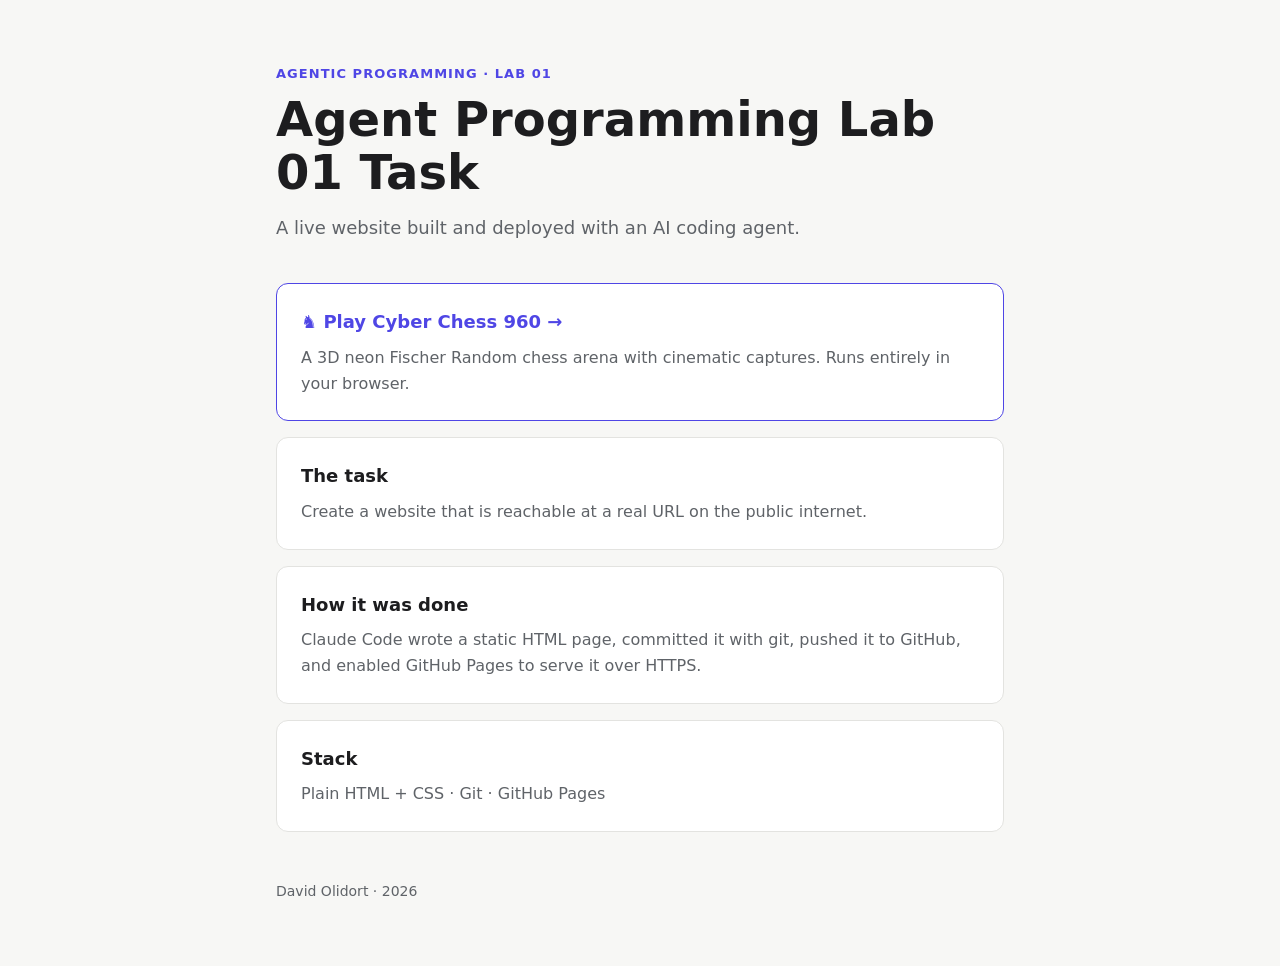
<file: index.html>
<!doctype html>
<html lang="en">
<head>
  <meta charset="utf-8">
  <meta name="viewport" content="width=device-width, initial-scale=1">
  <title>Agent Programming Lab 01</title>
  <meta name="description" content="Agentic Programming — Lab 01 task, by David Olidort.">
  <link rel="icon" href="data:image/svg+xml,<svg xmlns='http://www.w3.org/2000/svg' viewBox='0 0 100 100'><text y='.9em' font-size='90'>🤖</text></svg>">
  <style>
    :root {
      --bg: #f7f7f5; --surface: #ffffff; --text: #1d1d1f; --muted: #5f6368;
      --accent: #4f46e5; --border: #e3e3e0;
    }
    @media (prefers-color-scheme: dark) {
      :root { --bg: #111214; --surface: #1b1c1f; --text: #ececec; --muted: #9aa0a6;
              --accent: #8b85ff; --border: #2c2d31; }
    }
    * { box-sizing: border-box; }
    body {
      margin: 0; background: var(--bg); color: var(--text);
      font: 16px/1.6 system-ui, -apple-system, "Segoe UI", Roboto, sans-serif;
    }
    main { max-width: 760px; margin: 0 auto; padding: 64px 16px; }
    .tag { color: var(--accent); font-weight: 600; letter-spacing: .08em;
           text-transform: uppercase; font-size: 13px; }
    h1 { font-size: clamp(32px, 6vw, 48px); line-height: 1.1; margin: 8px 0 16px; }
    .lead { color: var(--muted); font-size: 18px; margin: 0 0 40px; }
    .card { background: var(--surface); border: 1px solid var(--border);
            border-radius: 12px; padding: 24px; margin-bottom: 16px; }
    .card h2 { margin: 0 0 8px; font-size: 18px; }
    .card p { margin: 0; color: var(--muted); }
    .play { display: block; text-decoration: none; color: inherit; border-color: var(--accent);
            transition: transform .15s, box-shadow .15s; }
    .play h2 { color: var(--accent); }
    .play:hover, .play:focus-visible { transform: translateY(-2px); outline: none;
            box-shadow: 0 6px 24px color-mix(in srgb, var(--accent) 25%, transparent); }
    footer { margin-top: 48px; color: var(--muted); font-size: 14px; }
    a { color: var(--accent); }
  </style>
</head>
<body>
  <main>
    <div class="tag">Agentic Programming · Lab 01</div>
    <h1>Agent Programming Lab 01 Task</h1>
    <p class="lead">A live website built and deployed with an AI coding agent.</p>

    <a class="card play" href="chess960/">
      <h2>&#9822; Play Cyber Chess 960 &rarr;</h2>
      <p>A 3D neon Fischer Random chess arena with cinematic captures. Runs entirely in your browser.</p>
    </a>

    <div class="card">
      <h2>The task</h2>
      <p>Create a website that is reachable at a real URL on the public internet.</p>
    </div>
    <div class="card">
      <h2>How it was done</h2>
      <p>Claude Code wrote a static HTML page, committed it with git, pushed it to GitHub,
         and enabled GitHub Pages to serve it over HTTPS.</p>
    </div>
    <div class="card">
      <h2>Stack</h2>
      <p>Plain HTML + CSS · Git · GitHub Pages</p>
    </div>

    <footer>David Olidort · 2026</footer>
  </main>
</body>
</html>
</file>
